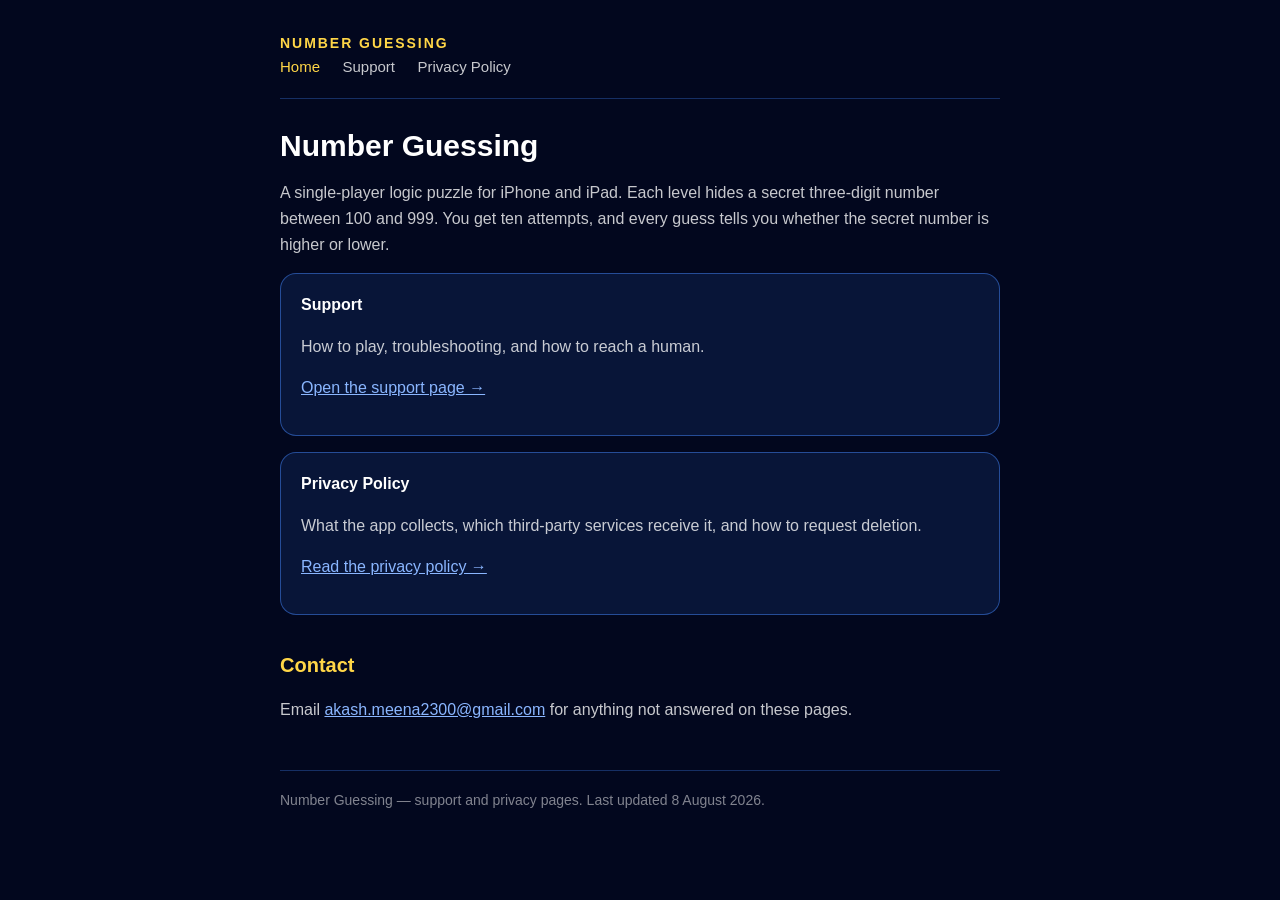
<file: index.html>
<!doctype html>
<html lang="en">
<head>
<meta charset="utf-8">
<meta name="viewport" content="width=device-width, initial-scale=1">
<title>Number Guessing — Support &amp; Privacy</title>
<link rel="stylesheet" href="style.css">
</head>
<body>
<div class="wrap">

<header class="site">
  <div class="app">Number Guessing</div>
  <nav>
    <a href="index.html" class="active">Home</a>
    <a href="support.html">Support</a>
    <a href="privacy.html">Privacy Policy</a>
  </nav>
</header>

<h1>Number Guessing</h1>
<p>A single-player logic puzzle for iPhone and iPad. Each level hides a secret three-digit number between 100 and 999. You get ten attempts, and every guess tells you whether the secret number is higher or lower.</p>

<div class="card">
  <h3>Support</h3>
  <p>How to play, troubleshooting, and how to reach a human.</p>
  <p><a href="support.html">Open the support page →</a></p>
</div>

<div class="card">
  <h3>Privacy Policy</h3>
  <p>What the app collects, which third-party services receive it, and how to request deletion.</p>
  <p><a href="privacy.html">Read the privacy policy →</a></p>
</div>

<h2>Contact</h2>
<p>Email <a href="mailto:akash.meena2300@gmail.com">akash.meena2300@gmail.com</a> for anything not answered on these pages.</p>

<footer class="site">
  Number Guessing — support and privacy pages. Last updated 8 August 2026.
</footer>

</div>
</body>
</html>
</file>
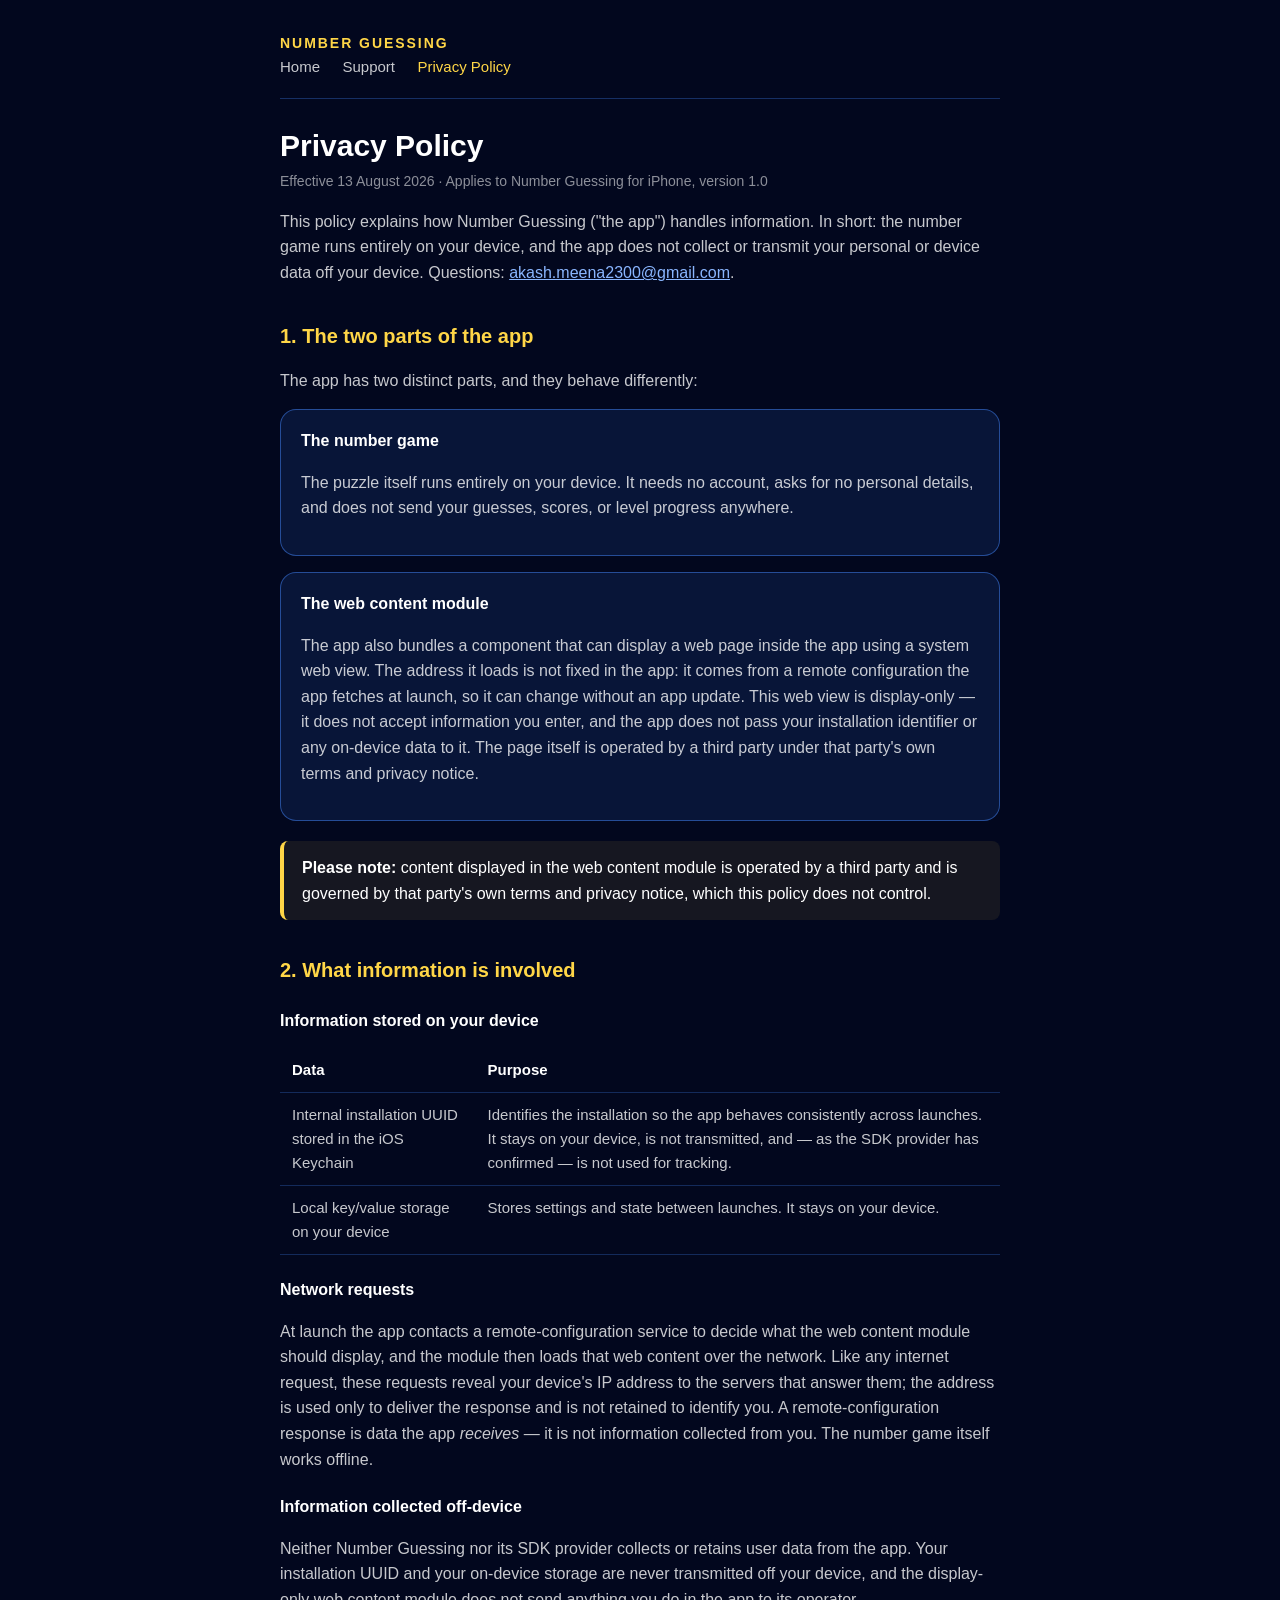
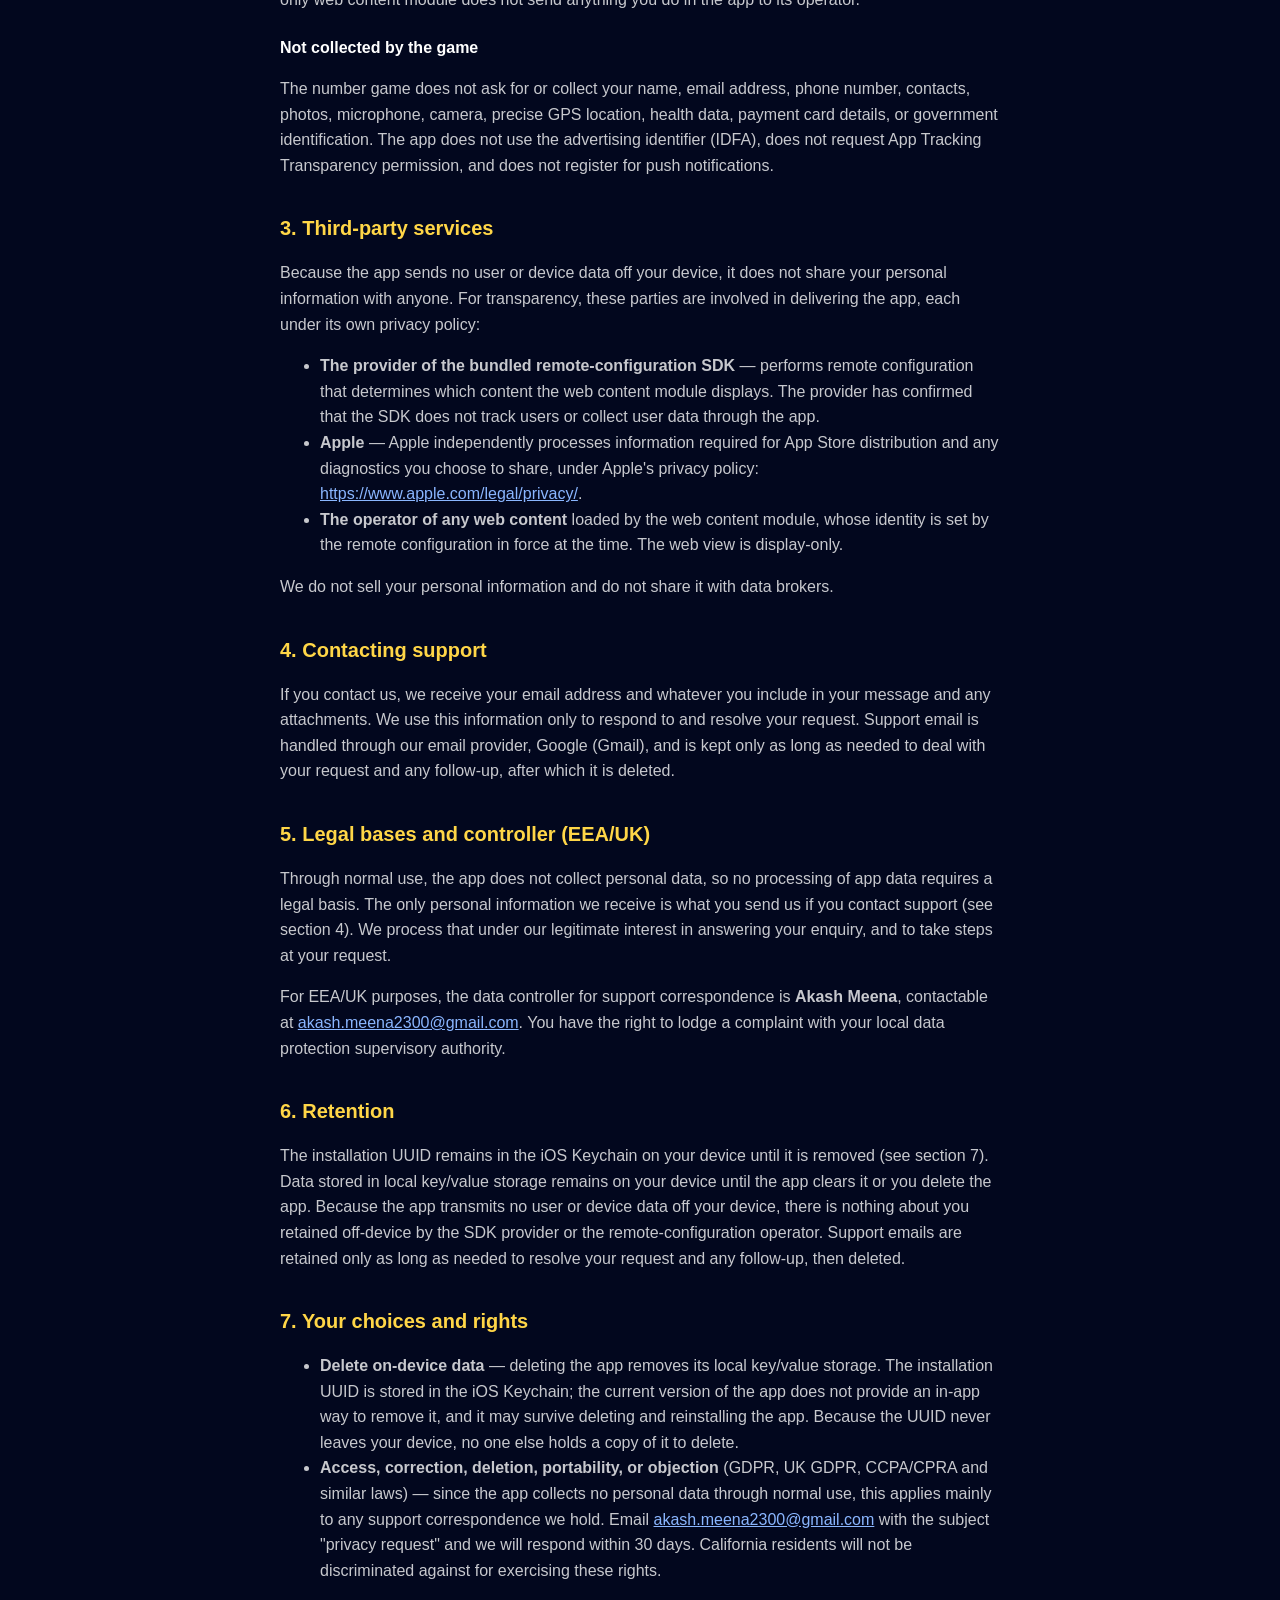
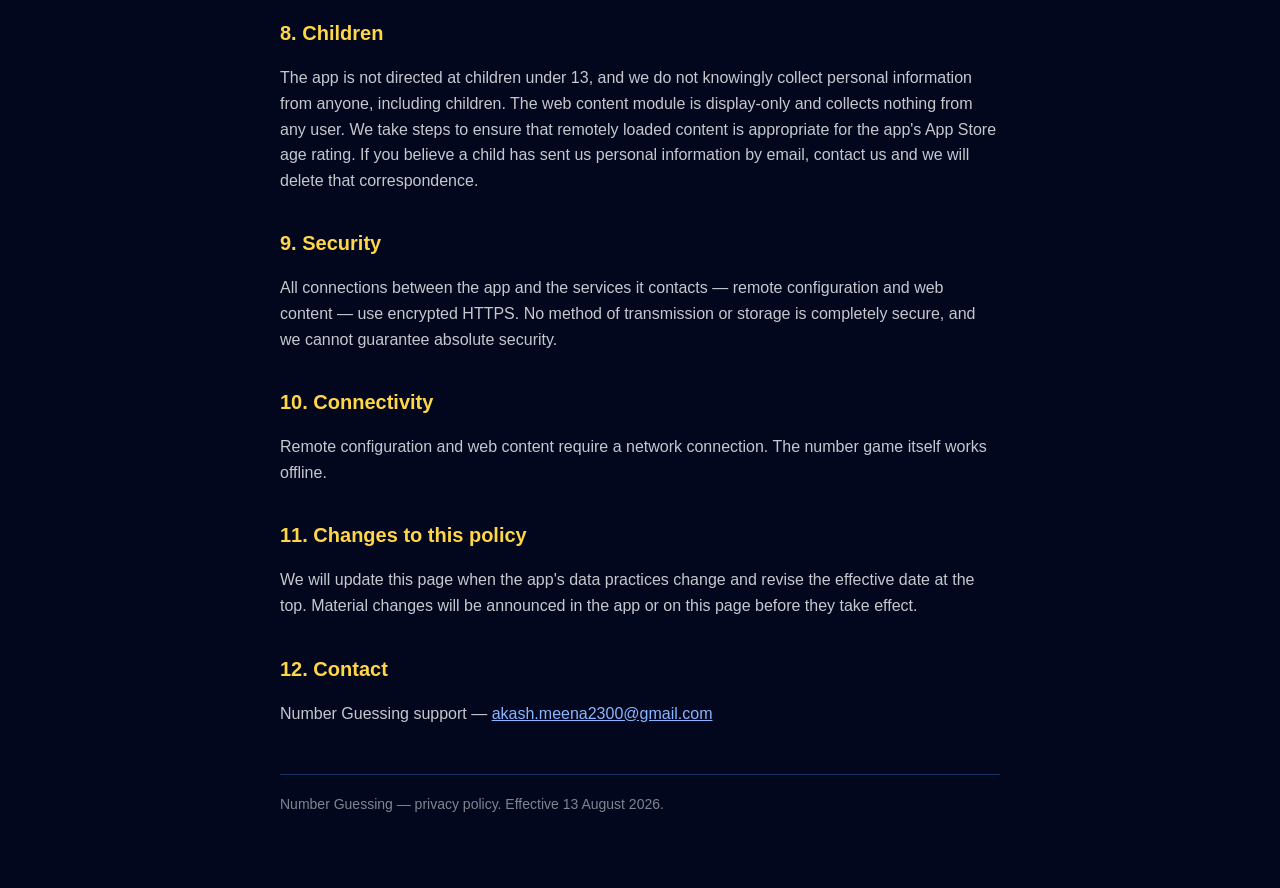
<file: privacy.html>
<!doctype html>
<html lang="en">
<head>
<meta charset="utf-8">
<meta name="viewport" content="width=device-width, initial-scale=1">
<title>Number Guessing — Privacy Policy</title>
<link rel="stylesheet" href="style.css">
</head>
<body>
<div class="wrap">

<header class="site">
<div class="app">Number Guessing</div>
<nav>
<a href="index.html">Home</a>
<a href="support.html">Support</a>
<a href="privacy.html" class="active">Privacy Policy</a>
</nav>
</header>

<h1>Privacy Policy</h1>
<p class="updated">Effective 13 August 2026 · Applies to Number Guessing for iPhone, version 1.0</p>

<p>This policy explains how Number Guessing ("the app") handles information. In short: the number game runs entirely on your device, and the app does not collect or transmit your personal or device data off your device. Questions: <a href="mailto:akash.meena2300@gmail.com">akash.meena2300@gmail.com</a>.</p>

<h2>1. The two parts of the app</h2>
<p>The app has two distinct parts, and they behave differently:</p>

<div class="card">
<h3>The number game</h3>
<p>The puzzle itself runs entirely on your device. It needs no account, asks for no personal details, and does not send your guesses, scores, or level progress anywhere.</p>
</div>

<div class="card">
<h3>The web content module</h3>
<p>The app also bundles a component that can display a web page inside the app using a system web view. The address it loads is not fixed in the app: it comes from a remote configuration the app fetches at launch, so it can change without an app update. This web view is display-only — it does not accept information you enter, and the app does not pass your installation identifier or any on-device data to it. The page itself is operated by a third party under that party's own terms and privacy notice.</p>
</div>

<div class="notice">
<strong>Please note:</strong> content displayed in the web content module is operated by a third party and is governed by that party's own terms and privacy notice, which this policy does not control.
</div>

<h2>2. What information is involved</h2>

<h3>Information stored on your device</h3>
<table>
<tr><th>Data</th><th>Purpose</th></tr>
<tr><td>Internal installation UUID stored in the iOS Keychain</td><td>Identifies the installation so the app behaves consistently across launches. It stays on your device, is not transmitted, and — as the SDK provider has confirmed — is not used for tracking.</td></tr>
<tr><td>Local key/value storage on your device</td><td>Stores settings and state between launches. It stays on your device.</td></tr>
</table>

<h3>Network requests</h3>
<p>At launch the app contacts a remote-configuration service to decide what the web content module should display, and the module then loads that web content over the network. Like any internet request, these requests reveal your device's IP address to the servers that answer them; the address is used only to deliver the response and is not retained to identify you. A remote-configuration response is data the app <em>receives</em> — it is not information collected from you. The number game itself works offline.</p>

<h3>Information collected off-device</h3>
<p>Neither Number Guessing nor its SDK provider collects or retains user data from the app. Your installation UUID and your on-device storage are never transmitted off your device, and the display-only web content module does not send anything you do in the app to its operator.</p>

<h3>Not collected by the game</h3>
<p>The number game does not ask for or collect your name, email address, phone number, contacts, photos, microphone, camera, precise GPS location, health data, payment card details, or government identification. The app does not use the advertising identifier (IDFA), does not request App Tracking Transparency permission, and does not register for push notifications.</p>

<h2>3. Third-party services</h2>
<p>Because the app sends no user or device data off your device, it does not share your personal information with anyone. For transparency, these parties are involved in delivering the app, each under its own privacy policy:</p>
<ul>
<li><strong>The provider of the bundled remote-configuration SDK</strong> — performs remote configuration that determines which content the web content module displays. The provider has confirmed that the SDK does not track users or collect user data through the app.</li>
<li><strong>Apple</strong> — Apple independently processes information required for App Store distribution and any diagnostics you choose to share, under Apple's privacy policy: <a href="https://www.apple.com/legal/privacy/" target="_blank" rel="noopener">https://www.apple.com/legal/privacy/</a>.</li>
<li><strong>The operator of any web content</strong> loaded by the web content module, whose identity is set by the remote configuration in force at the time. The web view is display-only.</li>
</ul>
<p>We do not sell your personal information and do not share it with data brokers.</p>

<h2>4. Contacting support</h2>
<p>If you contact us, we receive your email address and whatever you include in your message and any attachments. We use this information only to respond to and resolve your request. Support email is handled through our email provider, Google (Gmail), and is kept only as long as needed to deal with your request and any follow-up, after which it is deleted.</p>

<h2>5. Legal bases and controller (EEA/UK)</h2>
<p>Through normal use, the app does not collect personal data, so no processing of app data requires a legal basis. The only personal information we receive is what you send us if you contact support (see section 4). We process that under our legitimate interest in answering your enquiry, and to take steps at your request.</p>
<p>For EEA/UK purposes, the data controller for support correspondence is <strong>Akash Meena</strong>, contactable at <a href="mailto:akash.meena2300@gmail.com">akash.meena2300@gmail.com</a>. You have the right to lodge a complaint with your local data protection supervisory authority.</p>

<h2>6. Retention</h2>
<p>The installation UUID remains in the iOS Keychain on your device until it is removed (see section 7). Data stored in local key/value storage remains on your device until the app clears it or you delete the app. Because the app transmits no user or device data off your device, there is nothing about you retained off-device by the SDK provider or the remote-configuration operator. Support emails are retained only as long as needed to resolve your request and any follow-up, then deleted.</p>

<h2>7. Your choices and rights</h2>
<ul>
<li><strong>Delete on-device data</strong> — deleting the app removes its local key/value storage. The installation UUID is stored in the iOS Keychain; the current version of the app does not provide an in-app way to remove it, and it may survive deleting and reinstalling the app. Because the UUID never leaves your device, no one else holds a copy of it to delete.</li>
<li><strong>Access, correction, deletion, portability, or objection</strong> (GDPR, UK GDPR, CCPA/CPRA and similar laws) — since the app collects no personal data through normal use, this applies mainly to any support correspondence we hold. Email <a href="mailto:akash.meena2300@gmail.com">akash.meena2300@gmail.com</a> with the subject "privacy request" and we will respond within 30 days. California residents will not be discriminated against for exercising these rights.</li>
</ul>

<h2>8. Children</h2>
<p>The app is not directed at children under 13, and we do not knowingly collect personal information from anyone, including children. The web content module is display-only and collects nothing from any user. We take steps to ensure that remotely loaded content is appropriate for the app's App Store age rating. If you believe a child has sent us personal information by email, contact us and we will delete that correspondence.</p>

<h2>9. Security</h2>
<p>All connections between the app and the services it contacts — remote configuration and web content — use encrypted HTTPS. No method of transmission or storage is completely secure, and we cannot guarantee absolute security.</p>

<h2>10. Connectivity</h2>
<p>Remote configuration and web content require a network connection. The number game itself works offline.</p>

<h2>11. Changes to this policy</h2>
<p>We will update this page when the app's data practices change and revise the effective date at the top. Material changes will be announced in the app or on this page before they take effect.</p>

<h2>12. Contact</h2>
<p>Number Guessing support — <a href="mailto:akash.meena2300@gmail.com">akash.meena2300@gmail.com</a></p>

<footer class="site">
Number Guessing — privacy policy. Effective 13 August 2026.
</footer>

</div>
</body>
</html>
</file>
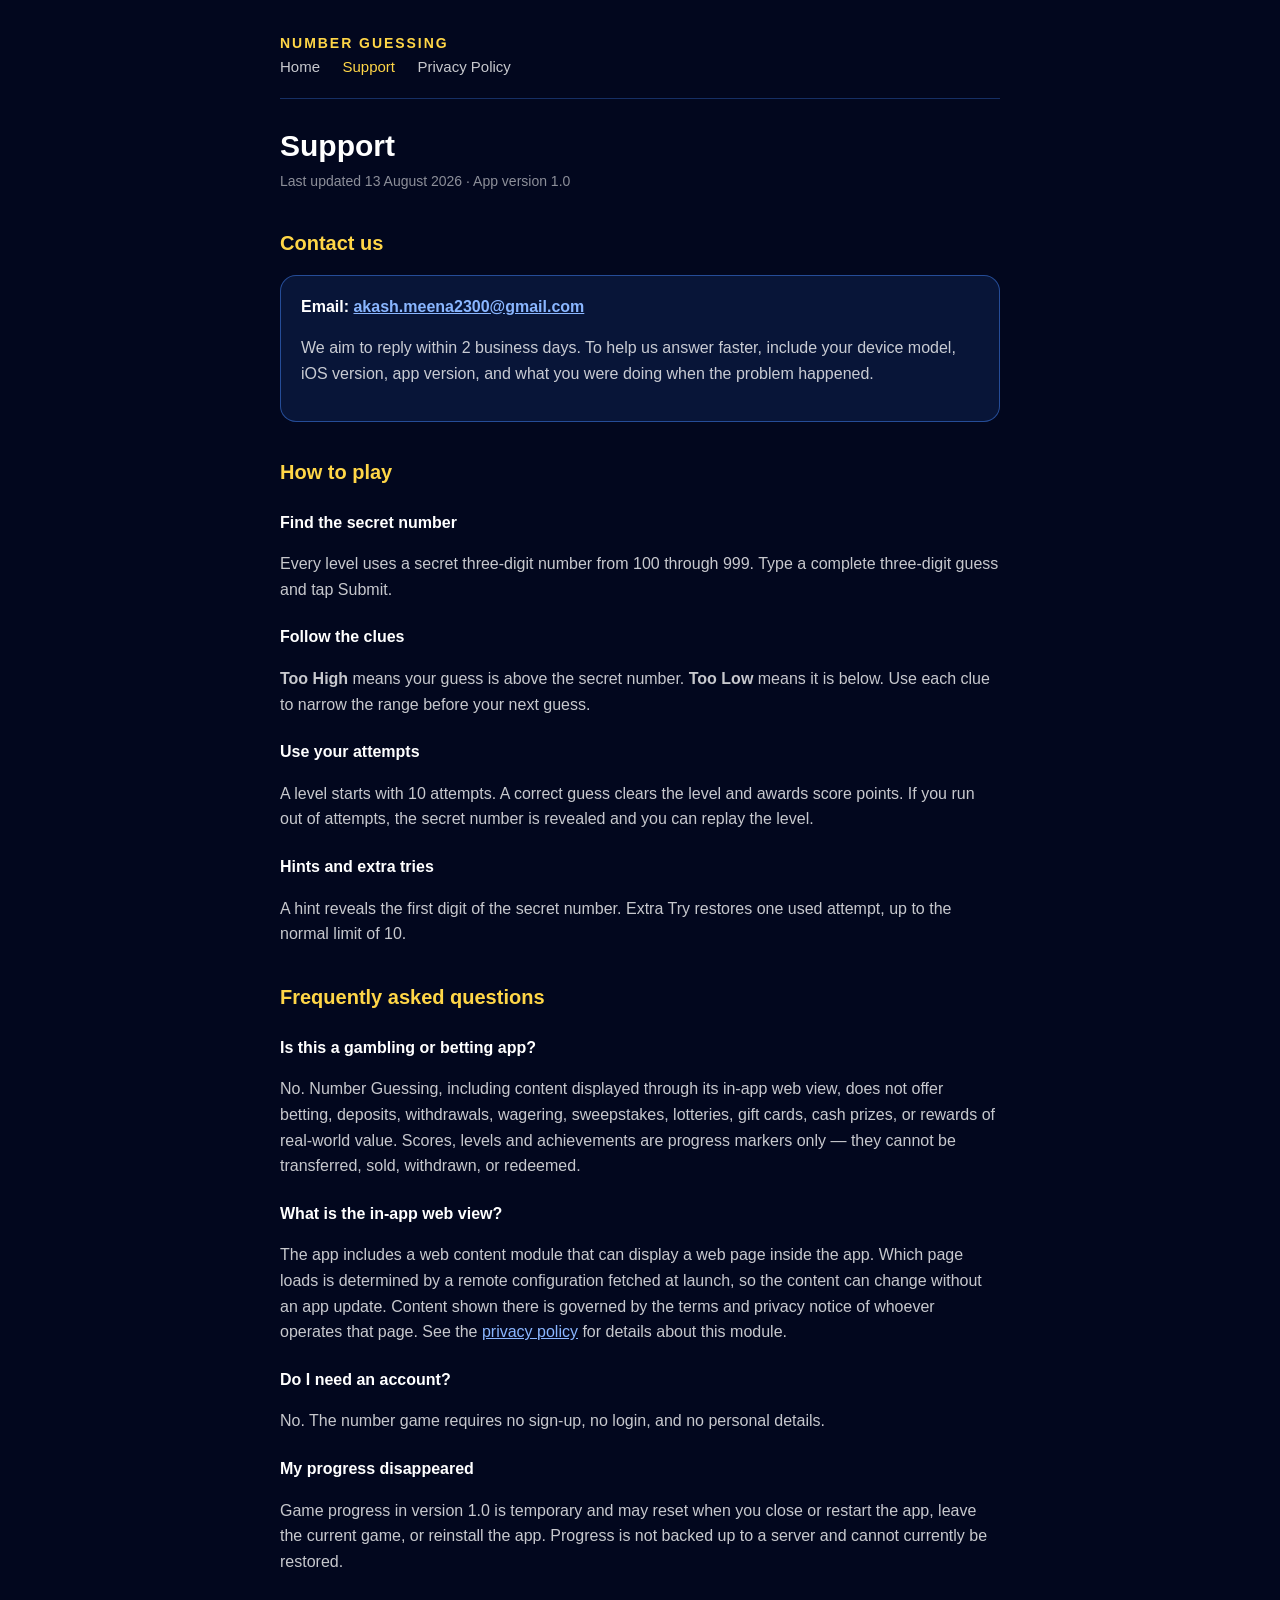
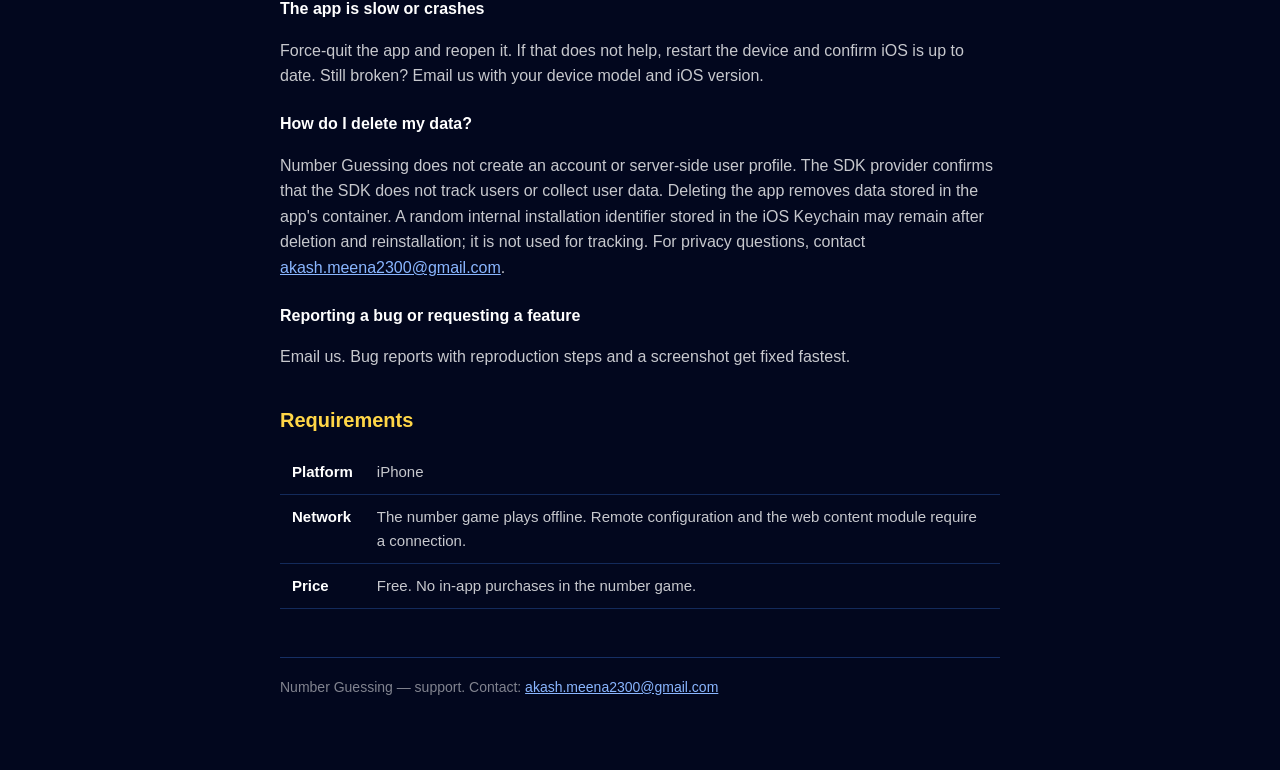
<file: support.html>
<!doctype html>
<html lang="en">
<head>
<meta charset="utf-8">
<meta name="viewport" content="width=device-width, initial-scale=1">
<title>Number Guessing — Support</title>
<link rel="stylesheet" href="style.css">
</head>
<body>
<div class="wrap">

<header class="site">
<div class="app">Number Guessing</div>
<nav>
<a href="index.html">Home</a>
<a href="support.html" class="active">Support</a>
<a href="privacy.html">Privacy Policy</a>
</nav>
</header>

<h1>Support</h1>
<p class="updated">Last updated 13 August 2026 · App version 1.0</p>

<h2>Contact us</h2>
<div class="card">
<h3>Email: <a href="mailto:akash.meena2300@gmail.com">akash.meena2300@gmail.com</a></h3>
<p>We aim to reply within 2 business days. To help us answer faster, include your device model, iOS version, app version, and what you were doing when the problem happened.</p>
</div>

<h2>How to play</h2>

<h3>Find the secret number</h3>
<p>Every level uses a secret three-digit number from 100 through 999. Type a complete three-digit guess and tap Submit.</p>

<h3>Follow the clues</h3>
<p><strong>Too High</strong> means your guess is above the secret number. <strong>Too Low</strong> means it is below. Use each clue to narrow the range before your next guess.</p>

<h3>Use your attempts</h3>
<p>A level starts with 10 attempts. A correct guess clears the level and awards score points. If you run out of attempts, the secret number is revealed and you can replay the level.</p>

<h3>Hints and extra tries</h3>
<p>A hint reveals the first digit of the secret number. Extra Try restores one used attempt, up to the normal limit of 10.</p>

<h2>Frequently asked questions</h2>

<h3>Is this a gambling or betting app?</h3>
<p>No. Number Guessing, including content displayed through its in-app web view, does not offer betting, deposits, withdrawals, wagering, sweepstakes, lotteries, gift cards, cash prizes, or rewards of real-world value. Scores, levels and achievements are progress markers only — they cannot be transferred, sold, withdrawn, or redeemed.</p>

<h3>What is the in-app web view?</h3>
<p>The app includes a web content module that can display a web page inside the app. Which page loads is determined by a remote configuration fetched at launch, so the content can change without an app update. Content shown there is governed by the terms and privacy notice of whoever operates that page. See the <a href="privacy.html">privacy policy</a> for details about this module.</p>

<h3>Do I need an account?</h3>
<p>No. The number game requires no sign-up, no login, and no personal details.</p>

<h3>My progress disappeared</h3>
<p>Game progress in version 1.0 is temporary and may reset when you close or restart the app, leave the current game, or reinstall the app. Progress is not backed up to a server and cannot currently be restored.</p>

<h3>The app is slow or crashes</h3>
<p>Force-quit the app and reopen it. If that does not help, restart the device and confirm iOS is up to date. Still broken? Email us with your device model and iOS version.</p>

<h3>How do I delete my data?</h3>
<p>Number Guessing does not create an account or server-side user profile. The SDK provider confirms that the SDK does not track users or collect user data. Deleting the app removes data stored in the app's container. A random internal installation identifier stored in the iOS Keychain may remain after deletion and reinstallation; it is not used for tracking. For privacy questions, contact <a href="mailto:akash.meena2300@gmail.com">akash.meena2300@gmail.com</a>.</p>

<h3>Reporting a bug or requesting a feature</h3>
<p>Email us. Bug reports with reproduction steps and a screenshot get fixed fastest.</p>

<h2>Requirements</h2>
<table>
<tr><th>Platform</th><td>iPhone</td></tr>
<tr><th>Network</th><td>The number game plays offline. Remote configuration and the web content module require a connection.</td></tr>
<tr><th>Price</th><td>Free. No in-app purchases in the number game.</td></tr>
</table>

<footer class="site">
Number Guessing — support. Contact: <a href="mailto:akash.meena2300@gmail.com">akash.meena2300@gmail.com</a>
</footer>

</div>
</body>
</html>
</file>
<file: style.css>
:root {
  --bg: #02071e;
  --card: #081538;
  --border: #3d7ae6;
  --gold: #ffd647;
  --text: #ffffff;
  --muted: rgba(255, 255, 255, 0.78);
}

* { box-sizing: border-box; }

body {
  margin: 0;
  padding: 0;
  background: var(--bg);
  color: var(--text);
  font-family: -apple-system, BlinkMacSystemFont, "Segoe UI", Roboto, Helvetica, Arial, sans-serif;
  line-height: 1.6;
  -webkit-text-size-adjust: 100%;
}

.wrap {
  max-width: 760px;
  margin: 0 auto;
  padding: 32px 20px 72px;
}

header.site {
  border-bottom: 1px solid rgba(61, 122, 230, 0.35);
  margin-bottom: 28px;
  padding-bottom: 18px;
}

header.site .app {
  font-size: 14px;
  letter-spacing: 0.14em;
  text-transform: uppercase;
  color: var(--gold);
  font-weight: 700;
}

nav a {
  color: var(--muted);
  text-decoration: none;
  margin-right: 18px;
  font-size: 15px;
}

nav a:hover, nav a.active { color: var(--gold); }

h1 {
  font-size: 30px;
  margin: 8px 0 6px;
  line-height: 1.25;
}

h2 {
  font-size: 20px;
  margin: 34px 0 10px;
  color: var(--gold);
}

h3 {
  font-size: 16px;
  margin: 22px 0 6px;
}

p, li { color: var(--muted); }

a { color: #8ab6ff; }

.updated {
  font-size: 14px;
  color: rgba(255, 255, 255, 0.55);
  margin-top: 0;
}

.card {
  background: var(--card);
  border: 1px solid rgba(61, 122, 230, 0.55);
  border-radius: 16px;
  padding: 18px 20px;
  margin: 16px 0;
}

.card h3 { margin-top: 0; color: var(--text); }

.notice {
  border-left: 4px solid var(--gold);
  background: rgba(255, 214, 71, 0.08);
  border-radius: 8px;
  padding: 14px 18px;
  margin: 20px 0;
}

table {
  width: 100%;
  border-collapse: collapse;
  margin: 14px 0;
  font-size: 15px;
  display: block;
  overflow-x: auto;
}

th, td {
  text-align: left;
  padding: 10px 12px;
  border-bottom: 1px solid rgba(61, 122, 230, 0.3);
  vertical-align: top;
  color: var(--muted);
}

th { color: var(--text); white-space: nowrap; }

code {
  background: rgba(255, 255, 255, 0.08);
  padding: 2px 6px;
  border-radius: 5px;
  font-size: 14px;
}

footer.site {
  margin-top: 48px;
  padding-top: 18px;
  border-top: 1px solid rgba(61, 122, 230, 0.35);
  font-size: 14px;
  color: rgba(255, 255, 255, 0.5);
}

@media (max-width: 520px) {
  h1 { font-size: 25px; }
  .wrap { padding: 24px 16px 56px; }
}
</file>
